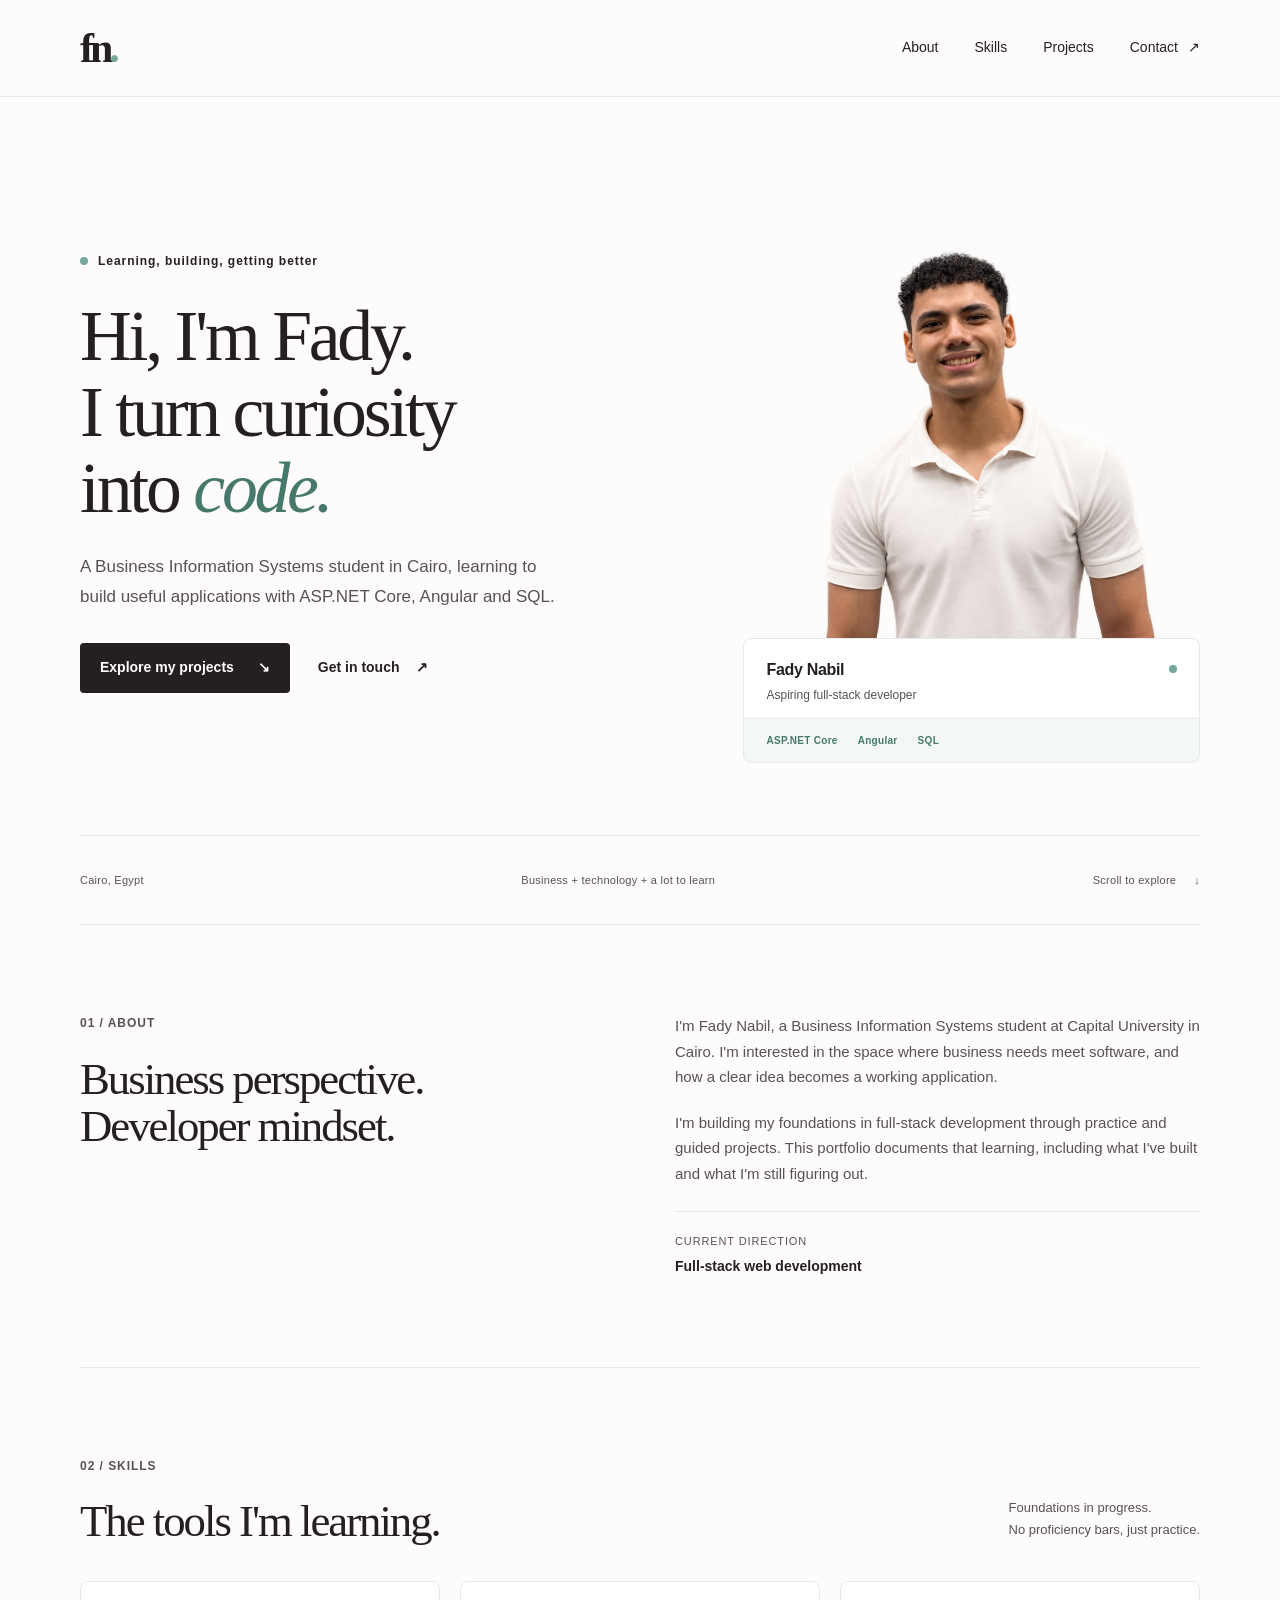
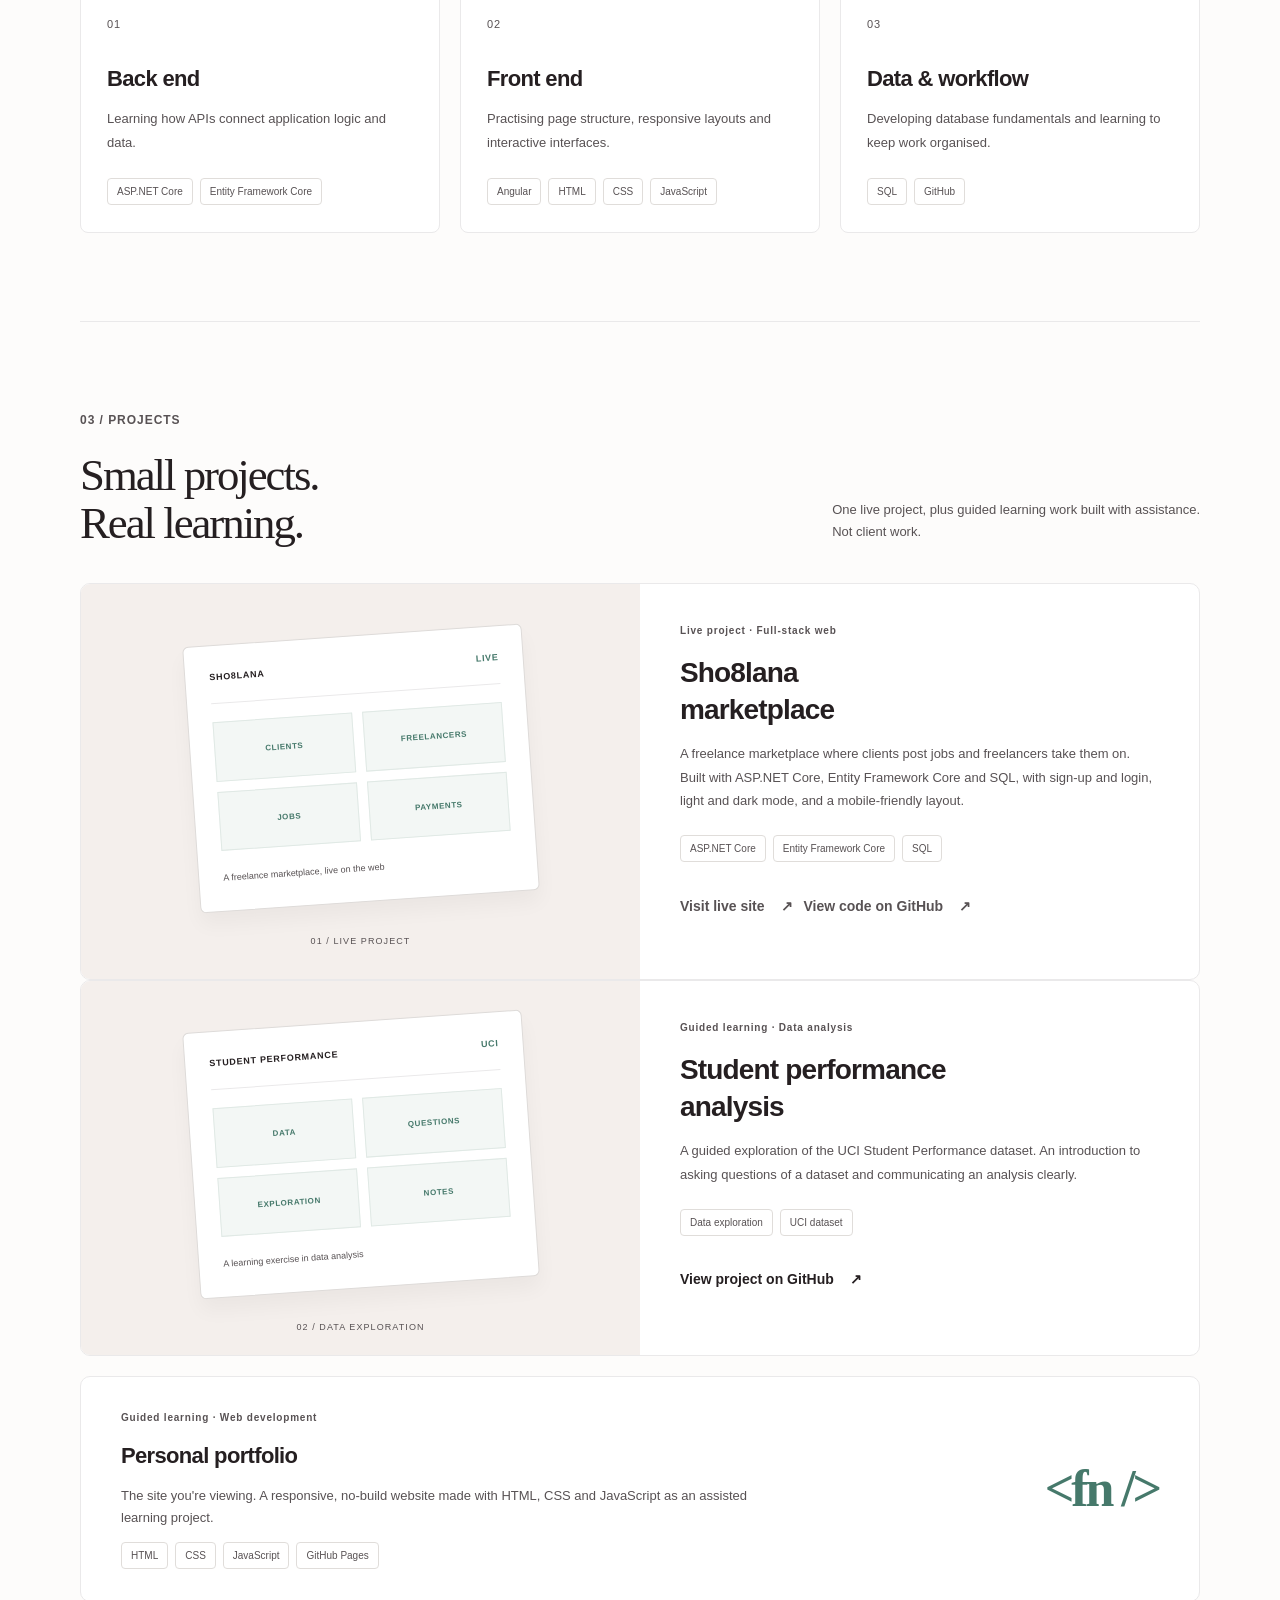
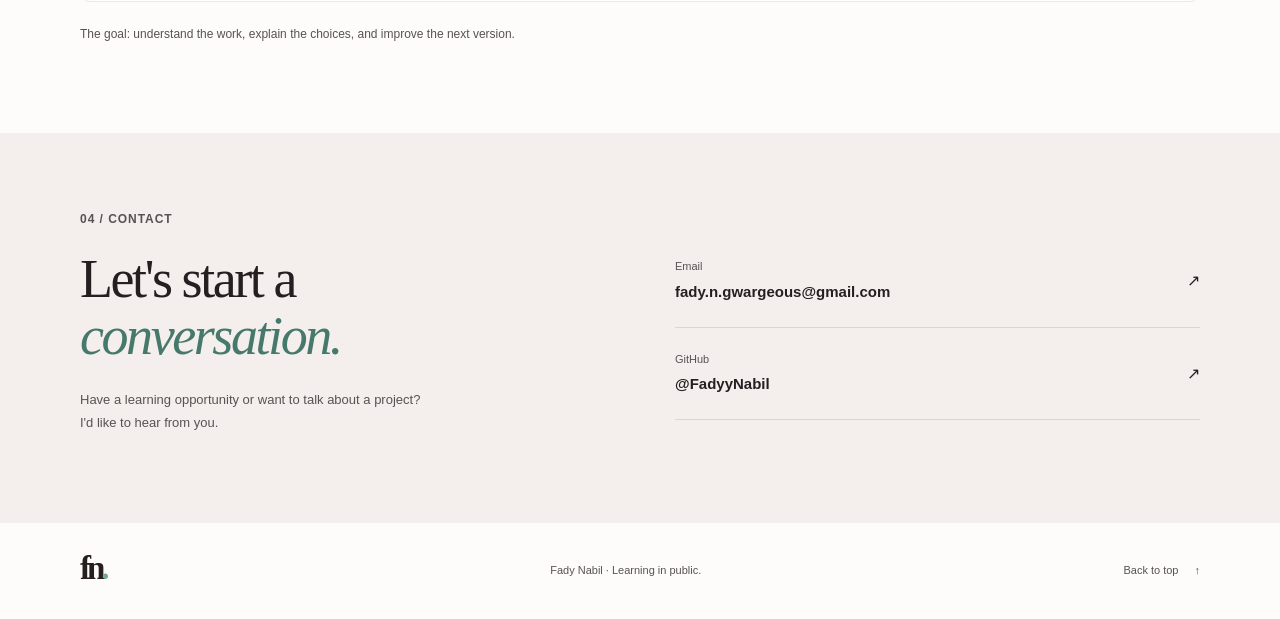
<file: index.html>
<!doctype html>
<html lang="en">
<head>
  <meta charset="utf-8">
  <meta name="viewport" content="width=device-width, initial-scale=1">
  <meta name="description" content="Fady Nabil, Business Information Systems student in Cairo and aspiring full-stack developer. Explore guided learning projects and the skills I am building.">
  <meta name="theme-color" content="#fdfcfb">
  <title>Fady Nabil | Aspiring full-stack developer</title>
  <link rel="icon" href="./favicon.svg" type="image/svg+xml">
  <link rel="stylesheet" href="./styles.css">
  <script src="./script.js" defer></script>
</head>
<body>
  <a class="skip-link" href="#main">Skip to content</a>
  <header class="site-header">
    <div class="container header-inner">
      <a class="wordmark" href="#home" aria-label="fn. Fady Nabil, home">fn<span aria-hidden="true">.</span></a>
      <button class="menu-toggle" type="button" aria-expanded="false" aria-controls="navigation" hidden>Menu <span aria-hidden="true">+</span></button>
      <nav id="navigation" aria-label="Main navigation">
        <a href="#about">About</a><a href="#skills">Skills</a><a href="#projects">Projects</a><a href="#contact">Contact <span aria-hidden="true">↗</span></a>
      </nav>
    </div>
  </header>

  <main id="main">
    <section class="hero container" id="home" aria-labelledby="intro-title">
      <div class="hero-copy">
        <p class="eyebrow"><span class="dot" aria-hidden="true"></span> Learning, building, getting better</p>
        <h1 id="intro-title">Hi, I'm Fady.<br>I turn curiosity<br>into <em>code.</em></h1>
        <p class="hero-description">A Business Information Systems student in Cairo, learning to build useful applications with ASP.NET Core, Angular and SQL.</p>
        <div class="actions"><a class="button primary" href="#projects">Explore my projects <span aria-hidden="true">↘</span></a><a class="text-link" href="#contact">Get in touch <span aria-hidden="true">↗</span></a></div>
      </div>
      <figure class="portrait-card">
        <img src="./portrait.png" width="800" height="800" alt="Fady Nabil smiling in a white polo shirt with the photo background removed" fetchpriority="high">
        <figcaption><span class="portrait-caption">Fady Nabil <span class="dot" aria-hidden="true"></span></span><span class="portrait-role">Aspiring full-stack developer</span></figcaption>
        <div class="portrait-stack" role="group" aria-label="My learning stack"><span>ASP.NET Core</span><span>Angular</span><span>SQL</span></div>
      </figure>
      <div class="hero-foot"><span>Cairo, Egypt</span><span>Business + technology + a lot to learn</span><a href="#about" aria-label="Scroll to explore, about me">Scroll to explore <span aria-hidden="true">↓</span></a></div>
    </section>

    <section class="section container about-section" id="about" aria-labelledby="about-title">
      <div><p class="section-label">01 / About</p><h2 id="about-title">Business perspective.<br>Developer mindset.</h2></div>
      <div class="about-copy"><p>I'm Fady Nabil, a Business Information Systems student at Capital University in Cairo. I'm interested in the space where business needs meet software, and how a clear idea becomes a working application.</p><p>I'm building my foundations in full-stack development through practice and guided projects. This portfolio documents that learning, including what I've built and what I'm still figuring out.</p><div class="about-detail"><span>Current direction</span><strong>Full-stack web development</strong></div></div>
    </section>

    <section class="section container" id="skills" aria-labelledby="skills-title">
      <div class="section-heading"><div><p class="section-label">02 / Skills</p><h2 id="skills-title">The tools I'm learning.</h2></div><p>Foundations in progress.<br>No proficiency bars, just practice.</p></div>
      <div class="skills-grid">
        <article class="skill-card"><span class="skill-number" aria-hidden="true">01</span><h3>Back end</h3><p>Learning how APIs connect application logic and data.</p><ul class="tags" aria-label="Back-end skills"><li>ASP.NET Core</li><li>Entity Framework Core</li></ul></article>
        <article class="skill-card"><span class="skill-number" aria-hidden="true">02</span><h3>Front end</h3><p>Practising page structure, responsive layouts and interactive interfaces.</p><ul class="tags" aria-label="Front-end skills"><li>Angular</li><li>HTML</li><li>CSS</li><li>JavaScript</li></ul></article>
        <article class="skill-card"><span class="skill-number" aria-hidden="true">03</span><h3>Data & workflow</h3><p>Developing database fundamentals and learning to keep work organised.</p><ul class="tags" aria-label="Data and workflow skills"><li>SQL</li><li>GitHub</li></ul></article>
      </div>
    </section>

    <section class="section container" id="projects" aria-labelledby="projects-title">
      <div class="section-heading"><div><p class="section-label">03 / Projects</p><h2 id="projects-title">Small projects.<br>Real learning.</h2></div><p>One live project, plus guided learning work built with assistance.<br>Not client work.</p></div>
      <article class="project-card featured-project">
        <div class="project-art" aria-hidden="true"><div class="data-sheet"><div class="sheet-title"><span>SHO8LANA</span><span>LIVE</span></div><div class="sheet-line"></div><div class="sheet-grid"><span>CLIENTS</span><span>FREELANCERS</span><span>JOBS</span><span>PAYMENTS</span></div><div class="sheet-footer">A freelance marketplace, live on the web</div></div><span class="art-caption">01 / LIVE PROJECT</span></div>
        <div class="project-copy"><p class="project-type">Live project · Full-stack web</p><h3>Sho8lana<br>marketplace</h3><p>A freelance marketplace where clients post jobs and freelancers take them on. Built with ASP.NET Core, Entity Framework Core and SQL, with sign-up and login, light and dark mode, and a mobile-friendly layout.</p><ul class="tags" aria-label="Project technologies"><li>ASP.NET Core</li><li>Entity Framework Core</li><li>SQL</li></ul><p><a class="text-link" href="https://sho8lana.fady-n-gwargeous.workers.dev">Visit live site <span aria-hidden="true">↗</span></a> &nbsp; <a class="text-link" href="https://github.com/FadyyNabil/sho8lana">View code on GitHub <span aria-hidden="true">↗</span></a></p></div>
      </article>
      <article class="project-card featured-project">
        <div class="project-art" aria-hidden="true"><div class="data-sheet"><div class="sheet-title"><span>STUDENT PERFORMANCE</span><span>UCI</span></div><div class="sheet-line"></div><div class="sheet-grid"><span>DATA</span><span>QUESTIONS</span><span>EXPLORATION</span><span>NOTES</span></div><div class="sheet-footer">A learning exercise in data analysis</div></div><span class="art-caption">02 / DATA EXPLORATION</span></div>
        <div class="project-copy"><p class="project-type">Guided learning · Data analysis</p><h3>Student performance<br>analysis</h3><p>A guided exploration of the UCI Student Performance dataset. An introduction to asking questions of a dataset and communicating an analysis clearly.</p><ul class="tags" aria-label="Project topics"><li>Data exploration</li><li>UCI dataset</li></ul><a class="text-link" href="https://github.com/FadyyNabil/student-performance-analysis">View project on GitHub <span aria-hidden="true">↗</span></a></div>
      </article>
      <article class="project-card secondary-project"><div><p class="project-type">Guided learning · Web development</p><h3>Personal portfolio</h3><p>The site you're viewing. A responsive, no-build website made with HTML, CSS and JavaScript as an assisted learning project.</p><ul class="tags" aria-label="Portfolio technologies"><li>HTML</li><li>CSS</li><li>JavaScript</li><li>GitHub Pages</li></ul></div><div class="portfolio-symbol" aria-hidden="true">&lt;fn /&gt;</div></article>
      <p class="learning-note">The goal: understand the work, explain the choices, and improve the next version.</p>
    </section>

    <section class="contact-section" id="contact" aria-labelledby="contact-title"><div class="container contact-inner"><div><p class="section-label">04 / Contact</p><h2 id="contact-title">Let's start a<br><em>conversation.</em></h2><p>Have a learning opportunity or want to talk about a project?<br>I'd like to hear from you.</p></div><div class="contact-links"><a href="mailto:fady.n.gwargeous@gmail.com"><span>Email</span><strong>fady.n.gwargeous@gmail.com</strong><span aria-hidden="true">↗</span></a><a href="https://github.com/FadyyNabil"><span>GitHub</span><strong>@FadyyNabil</strong><span aria-hidden="true">↗</span></a></div></div></section>
  </main>
  <footer class="container footer"><a class="wordmark" href="#home" aria-label="fn. Back to top">fn<span aria-hidden="true">.</span></a><p>Fady Nabil · Learning in public.</p><a href="#home">Back to top <span aria-hidden="true">↑</span></a></footer>
</body>
</html>
</file>
<file: styles.css>
:root{--paper:#fdfcfb;--ink:#251f21;--muted:#585254;--line:#eae9ea;--accent:#73a89a;--wash:#f4efec;--serif:Georgia,'Times New Roman',serif;--sans:-apple-system,BlinkMacSystemFont,'Segoe UI',Arial,sans-serif}*{box-sizing:border-box}html{scroll-behavior:smooth;scroll-padding-top:6rem}body{margin:0;background:var(--paper);color:var(--ink);font-family:var(--sans);font-size:16px;line-height:1.7;-webkit-font-smoothing:antialiased}a{color:inherit;text-decoration:none}button{font:inherit}a,button{-webkit-tap-highlight-color:transparent}a:focus-visible,button:focus-visible{outline:3px solid var(--ink);outline-offset:5px;border-radius:3px}::selection{background:#c0e1dc;color:var(--ink)}.container{width:min(1120px,calc(100% - 80px));margin-inline:auto}.skip-link{position:fixed;top:10px;left:12px;padding:10px 18px;background:var(--ink);color:white;z-index:20;transform:translateY(-150%)}.skip-link:focus{transform:translateY(0)}.site-header{border-bottom:1px solid var(--line);background:var(--paper)}.header-inner{min-height:96px;display:flex;justify-content:space-between;align-items:center;gap:24px}.wordmark{font-family:var(--serif);font-size:42px;font-weight:bold;letter-spacing:-4px;line-height:1.2;display:inline-flex;align-items:baseline;min-width:48px;min-height:44px}.wordmark span{color:var(--accent)}nav{display:flex;align-items:center;gap:36px}nav a{display:inline-flex;align-items:center;gap:10px;min-height:44px;font-size:14px}nav a:hover,.text-link:hover,.footer>a:last-child:hover{ text-decoration:underline;text-underline-offset:6px}.menu-toggle{display:none;border:1px solid var(--line);background:none;min-height:44px;padding:6px 12px;border-radius:4px}.menu-toggle[hidden]{display:none}.hero{padding-top:84px;display:grid;grid-template-columns:1.3fr 1fr;column-gap:70px;align-items:center}.eyebrow,.section-label,.project-type{font-size:12px;font-weight:600;letter-spacing:.08em}.eyebrow{display:flex;align-items:center;gap:10px;margin:0 0 26px}.dot{display:inline-block;flex:0 0 auto;width:8px;height:8px;border-radius:50%;background:var(--accent)}h1,h2,h3,p{margin-top:0}h1,h2{font-family:var(--serif);font-weight:400;letter-spacing:-.045em;line-height:1.06}h1{font-size:clamp(52px,5.6vw,80px);margin-bottom:26px}em{color:#46796b;font-weight:400}.hero-description{max-width:480px;color:var(--muted);font-size:17px;line-height:1.8;margin-bottom:30px}.actions{display:flex;align-items:center;gap:28px;flex-wrap:wrap}.button{display:inline-flex;align-items:center;justify-content:space-between;gap:24px;min-height:50px;padding:12px 20px;border-radius:4px;font-size:14px;font-weight:600}.primary{background:var(--ink);color:white}.primary:hover{background:#433b3e}.text-link{display:inline-flex;gap:16px;align-items:center;font-weight:600;font-size:14px;min-height:44px}.learning-card{background:#fff;border:1px solid var(--line);border-radius:12px;transform:rotate(2deg);box-shadow:0 18px 44px #251f2108;overflow:hidden}.card-toolbar{border-bottom:1px solid var(--line);display:flex;align-items:center;gap:12px;padding:17px 22px;color:var(--muted);font-size:10px;font-weight:600;letter-spacing:.1em}.card-toolbar .dot{margin-left:auto}.tiny-mark{font-size:17px;letter-spacing:-.1em;color:var(--ink)}.stack-graphic{padding:32px 34px 10px}.stack-layer{border:1px solid #dedbd9;border-radius:8px;padding:14px 18px;background:var(--paper);font-size:9px;letter-spacing:.1em;color:var(--muted);display:flex;justify-content:space-between;align-items:center;gap:10px}.stack-layer b{color:var(--ink);font-size:16px;letter-spacing:0;font-weight:600}.layer-two{background:#f3f7f5;border-color:#c9dcd6}.layer-three{background:#e5efeb;border-color:#b4d0c6}.stack-connector{text-align:center;font-size:19px;line-height:1.5;color:#46796b;font-weight:600}.card-note{font-size:12px;line-height:1.8;text-align:center;color:var(--muted);padding:10px 16px 20px;margin:0}.card-note strong{color:var(--ink);font-weight:600}.hero-foot{grid-column:1/-1;display:flex;justify-content:space-between;align-items:center;gap:20px;border-top:1px solid var(--line);margin-top:72px;padding:22px 0;color:var(--muted);font-size:11px;letter-spacing:.025em}.hero-foot a{display:inline-flex;align-items:center;gap:18px;min-height:44px}.section{padding-top:88px;padding-bottom:88px;border-top:1px solid var(--line);scroll-margin-top:0}.section-label{text-transform:uppercase;color:var(--muted);margin-bottom:22px}h2{font-size:clamp(34px,3.5vw,48px);margin-bottom:0}.about-section{display:grid;grid-template-columns:1fr 1fr;gap:70px}.about-copy{color:var(--muted);font-size:15px}.about-copy p{margin-bottom:20px}.about-detail{border-top:1px solid var(--line);padding-top:20px;margin-top:25px;display:grid;gap:4px}.about-detail span{font-size:11px;text-transform:uppercase;letter-spacing:.08em}.about-detail strong{font-size:14px;color:var(--ink);font-weight:600}.section-heading{display:flex;justify-content:space-between;align-items:flex-end;gap:32px;margin-bottom:36px}.section-heading>p{font-size:13px;color:var(--muted);margin-bottom:4px;line-height:1.7}.skills-grid{display:grid;grid-template-columns:repeat(3,minmax(0,1fr));gap:20px}.skill-card{background:white;border:1px solid var(--line);border-radius:8px;padding:27px 26px}.skill-number{font-size:11px;letter-spacing:.08em;color:var(--muted)}h3{font-size:22px;line-height:1.3;font-weight:600;letter-spacing:-.03em;margin-bottom:14px}.skill-card h3{margin-top:28px}.skill-card p{font-size:13px;color:var(--muted);line-height:1.8;margin-bottom:24px}.tags{list-style:none;margin:0;padding:0;display:flex;flex-wrap:wrap;gap:7px}.tags li{font-size:10px;line-height:1.5;border:1px solid #e0ddda;border-radius:4px;padding:5px 9px;color:var(--muted)}.project-card{border:1px solid var(--line);border-radius:10px;overflow:hidden;background:white}.featured-project{display:grid;grid-template-columns:1fr 1fr}.project-art{background:var(--wash);min-height:360px;display:flex;flex-direction:column;justify-content:center;align-items:center;padding:40px 32px 20px;gap:32px}.data-sheet{width:100%;max-width:340px;background:white;border:1px solid #dedbd9;border-radius:6px;padding:24px;transform:rotate(-4deg);box-shadow:0 12px 20px #251f210a}.sheet-title{font-size:9px;letter-spacing:.08em;font-weight:600;display:flex;justify-content:space-between;gap:20px}.sheet-title span:last-child{color:#46796b;font-weight:600}.sheet-line{height:1px;background:var(--line);margin:18px 0}.sheet-grid{display:grid;grid-template-columns:1fr 1fr;gap:10px}.sheet-grid span{background:#f3f7f5;border:1px solid #e0e9e5;padding:22px 8px;font-size:8px;letter-spacing:.07em;text-align:center;color:#46796b;font-weight:600}.sheet-footer{font-size:9px;color:var(--muted);margin-top:20px}.art-caption{font-size:9px;letter-spacing:.12em;color:var(--muted)}.project-copy{padding:38px 40px}.project-type{font-size:10px;color:var(--muted);margin-bottom:16px}.project-copy h3{font-size:28px}.project-copy>p:not(.project-type){font-size:13px;color:var(--muted);line-height:1.8}.project-copy .tags{margin:23px 0 16px}.project-copy .project-note{font-size:11px!important;margin:0}.project-copy .text-link{margin-top:6px}.secondary-project{padding:32px 40px;margin-top:20px;display:flex;align-items:center;justify-content:space-between;gap:40px}.secondary-project p:not(.project-type){font-size:13px;color:var(--muted);max-width:630px}.portfolio-symbol{font-family:var(--serif);font-size:52px;letter-spacing:-.06em;white-space:nowrap;color:#46796b;font-weight:600}.learning-note{font-size:12px;color:var(--muted);margin:22px 0 0}.contact-section{background:var(--wash);padding:76px 0}.contact-inner{display:grid;grid-template-columns:1fr 1fr;align-items:center;gap:70px}.contact-inner h2{font-size:54px;margin-bottom:24px}.contact-inner>div>p:last-child{font-size:13px;color:var(--muted)}.contact-links{display:grid}.contact-links a{padding:22px 0;border-bottom:1px solid #ddd5d0;display:grid;grid-template-columns:1fr auto;gap:3px 12px;min-height:80px}.contact-links a>span:first-child{font-size:11px;color:var(--muted)}.contact-links strong{grid-row:2;font-size:15px;font-weight:600;overflow-wrap:anywhere}.contact-links a>span:last-child{grid-row:1/3;grid-column:2;align-self:center}.contact-links a:hover strong{text-decoration:underline;text-underline-offset:5px}.footer{padding-block:26px;display:flex;align-items:center;justify-content:space-between;gap:20px}.footer .wordmark{font-size:33px}.footer p,.footer>a:last-child{font-size:11px;color:var(--muted);margin:0}.footer>a:last-child{min-height:44px;display:flex;align-items:center;gap:16px}
@media(min-width:1600px){.hero{padding-top:100px}}
@media(max-width:950px){.container{width:calc(100% - 48px)}.hero{gap:35px;padding-top:60px}.stack-graphic{padding-inline:22px}.stack-layer{padding:13px 12px}.stack-layer b{font-size:14px}.about-section,.contact-inner{gap:36px}.section{padding-block:64px}.skill-card{padding:22px 18px}.project-copy{padding:30px}.project-art{padding-inline:25px}.hero-foot>span:nth-child(2){display:none}.contact-inner h2{font-size:46px}.skills-grid{gap:12px}.secondary-project{padding:30px}}
@media(max-width:650px){html{scroll-padding-top:20px}.container{width:calc(100% - 40px)}.header-inner{min-height:78px;flex-wrap:wrap;gap:0}.wordmark{font-size:36px}nav{gap:15px;justify-content:space-between;width:100%;padding-bottom:16px}nav a{font-size:13px}.has-js .menu-toggle{display:block}.has-js nav{display:none}.has-js nav.is-open{display:flex}.hero{display:flex;flex-direction:column;align-items:stretch;gap:0;padding-top:48px}.eyebrow{font-size:10px;letter-spacing:.05em;margin-bottom:24px}h1{font-size:clamp(48px,11.5vw,70px);line-height:1.05}.hero-description{font-size:15px;line-height:1.8;max-width:440px}.actions{gap:22px}.button{font-size:12px;padding:12px 16px;gap:20px}.text-link{font-size:12px}.learning-card{margin:40px 8px 0;transform:rotate(1deg)}.stack-graphic{padding:25px 25px 4px}.stack-layer{padding:12px 16px}.stack-layer b{font-size:16px}.card-note{padding-bottom:18px}.hero-foot{margin-top:40px;padding:13px 0;font-size:10px;gap:10px}.section{padding-block:48px}.about-section{display:grid;grid-template-columns:1fr;gap:26px}.section-label{font-size:10px;margin-bottom:15px}.about-copy{font-size:14px}h2{font-size:37px}.section-heading{display:block;margin-bottom:26px}.section-heading>p{margin:18px 0 0;font-size:12px}.skills-grid{grid-template-columns:1fr;gap:12px}.skill-card{padding:22px}.skill-card h3{margin-top:18px}.skill-card p{margin-bottom:16px}.featured-project{grid-template-columns:1fr}.project-art{min-height:280px;padding:30px 28px 18px;gap:20px}.data-sheet{max-width:320px;padding:19px}.sheet-grid span{padding:19px 6px}.project-copy{padding:26px}.project-copy h3{font-size:27px}.secondary-project{padding:26px;gap:10px}.portfolio-symbol{display:none}.learning-note{font-size:11px}.contact-section{padding:48px 0}.contact-inner{grid-template-columns:1fr;gap:22px}.contact-inner h2{font-size:43px}.contact-inner>div>p:last-child{font-size:12px}.contact-links strong{font-size:14px}.footer{flex-wrap:wrap;gap:5px 12px;padding-block:18px}.footer p{font-size:10px}.footer>a:last-child{margin-left:auto;font-size:10px}}
@media(prefers-reduced-motion:reduce){html{scroll-behavior:auto}*{transition:none!important}}
@media print{.menu-toggle,.skip-link,.hero-foot,.footer>a:last-child{display:none!important}nav{display:flex!important}.container{width:94%}.section{padding-block:28px}.hero{padding-top:30px}.learning-card{box-shadow:none;transform:none}.project-card,.skill-card{break-inside:avoid}a[href^='http']::after{content:' (' attr(href) ')';font-size:10px;overflow-wrap:anywhere}.contact-section{padding:25px 0}body{font-size:12px}}

/* Supplied portrait, kept local and free of image metadata. */
.portrait-card{margin:0;background:white;border:1px solid var(--line);border-radius:12px;overflow:hidden;box-shadow:0 18px 44px #251f2108;transform:rotate(2deg)}
.portrait-card img{display:block;width:100%;height:auto;aspect-ratio:1/1;object-fit:cover}
.portrait-card figcaption{padding:17px 22px 13px;border-top:1px solid var(--line)}
.portrait-caption{display:flex;align-items:center;justify-content:space-between;gap:12px;font-size:16px;font-weight:600;letter-spacing:-.02em}
.portrait-role{display:block;color:var(--muted);font-size:12px;margin-top:2px}
.portrait-stack{border-top:1px solid var(--line);display:flex;flex-wrap:wrap;gap:8px 20px;padding:13px 22px;background:#f3f7f5;color:#46796b;font-size:10px;font-weight:600;letter-spacing:.03em}
@media(max-width:650px){.portrait-card{margin:40px 8px 0;transform:rotate(1deg)}.portrait-card figcaption{padding:15px 20px 12px}.portrait-stack{padding:12px 20px}}
@media print{.portrait-card{transform:none;box-shadow:none}}

/* Transparent portrait blends directly into the page, without a photo backdrop. */
.portrait-card{background:transparent;border:none;box-shadow:none;transform:none;overflow:visible}
.portrait-card img{background:transparent}
.portrait-card figcaption{background:white;border:1px solid var(--line);border-bottom:none;border-radius:8px 8px 0 0}
.portrait-stack{border:1px solid var(--line);border-radius:0 0 8px 8px}
@media(max-width:650px){.portrait-card{transform:none}}
</file>
